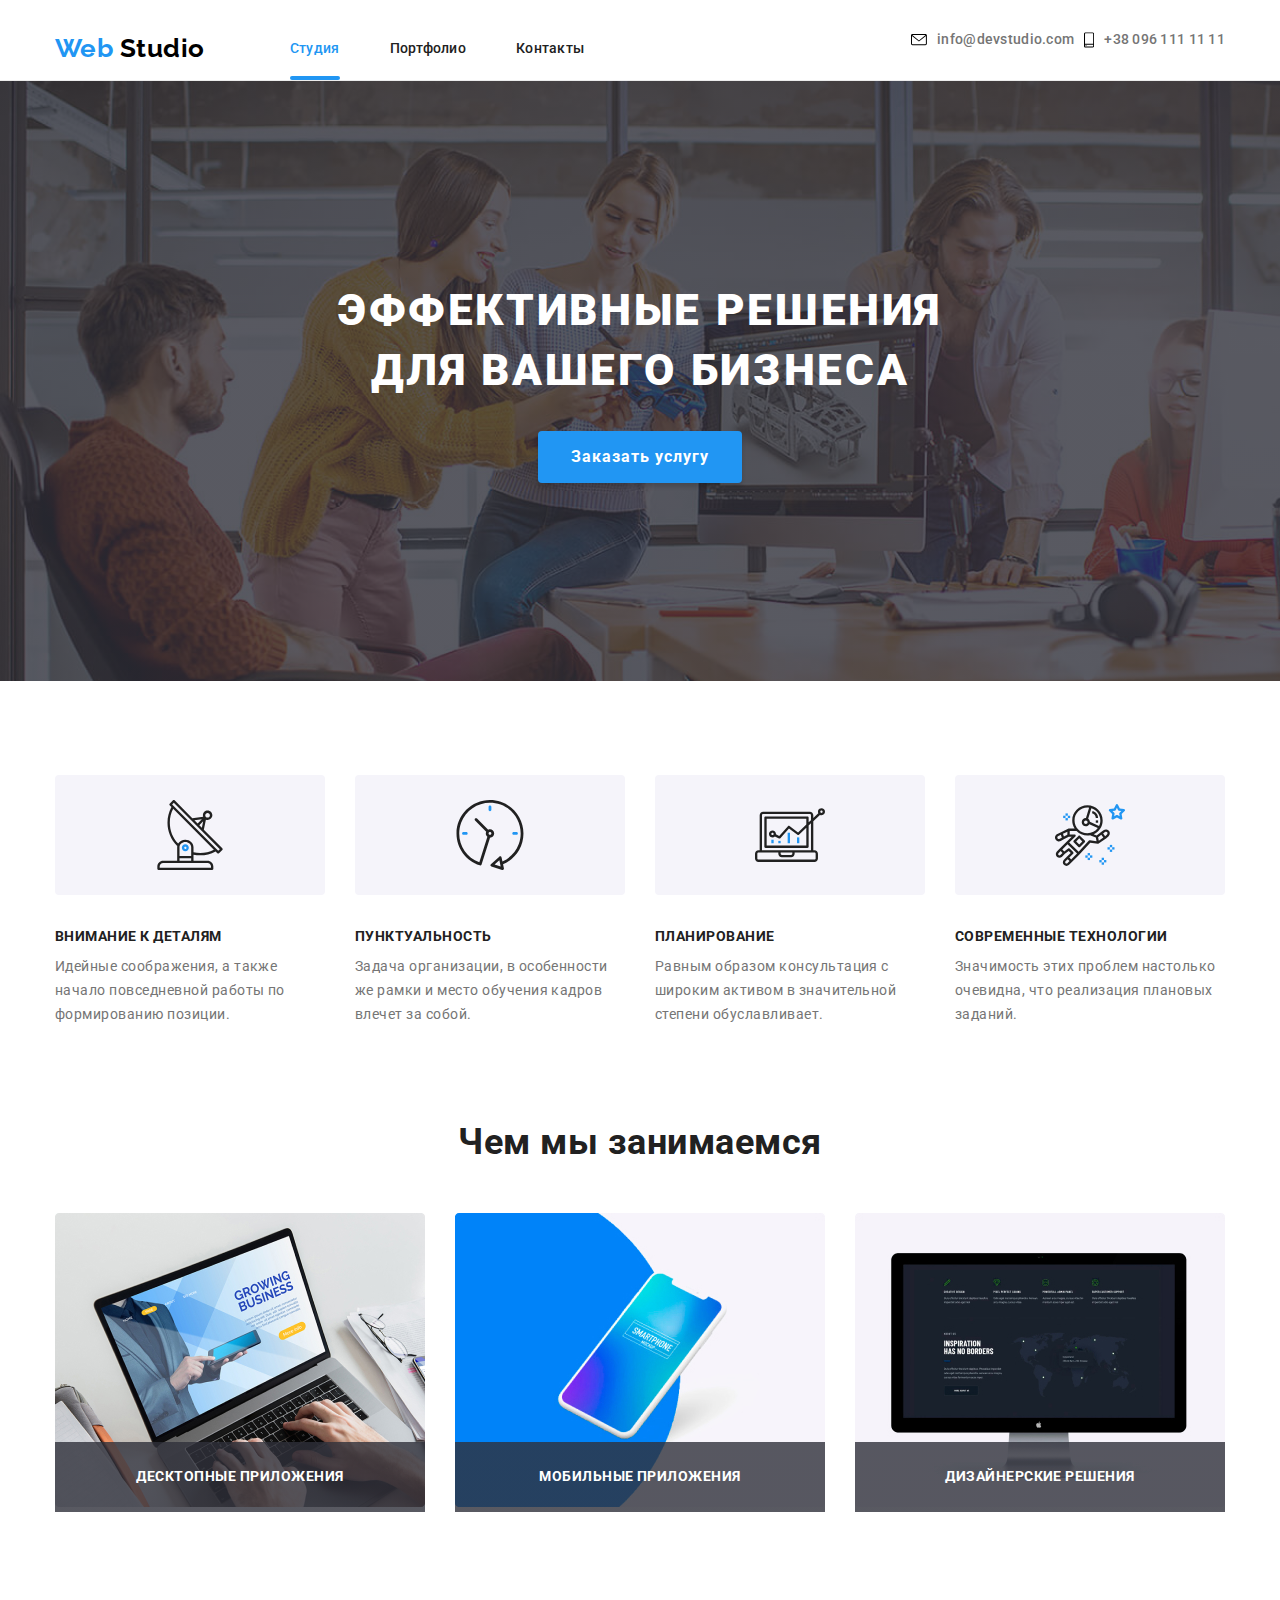
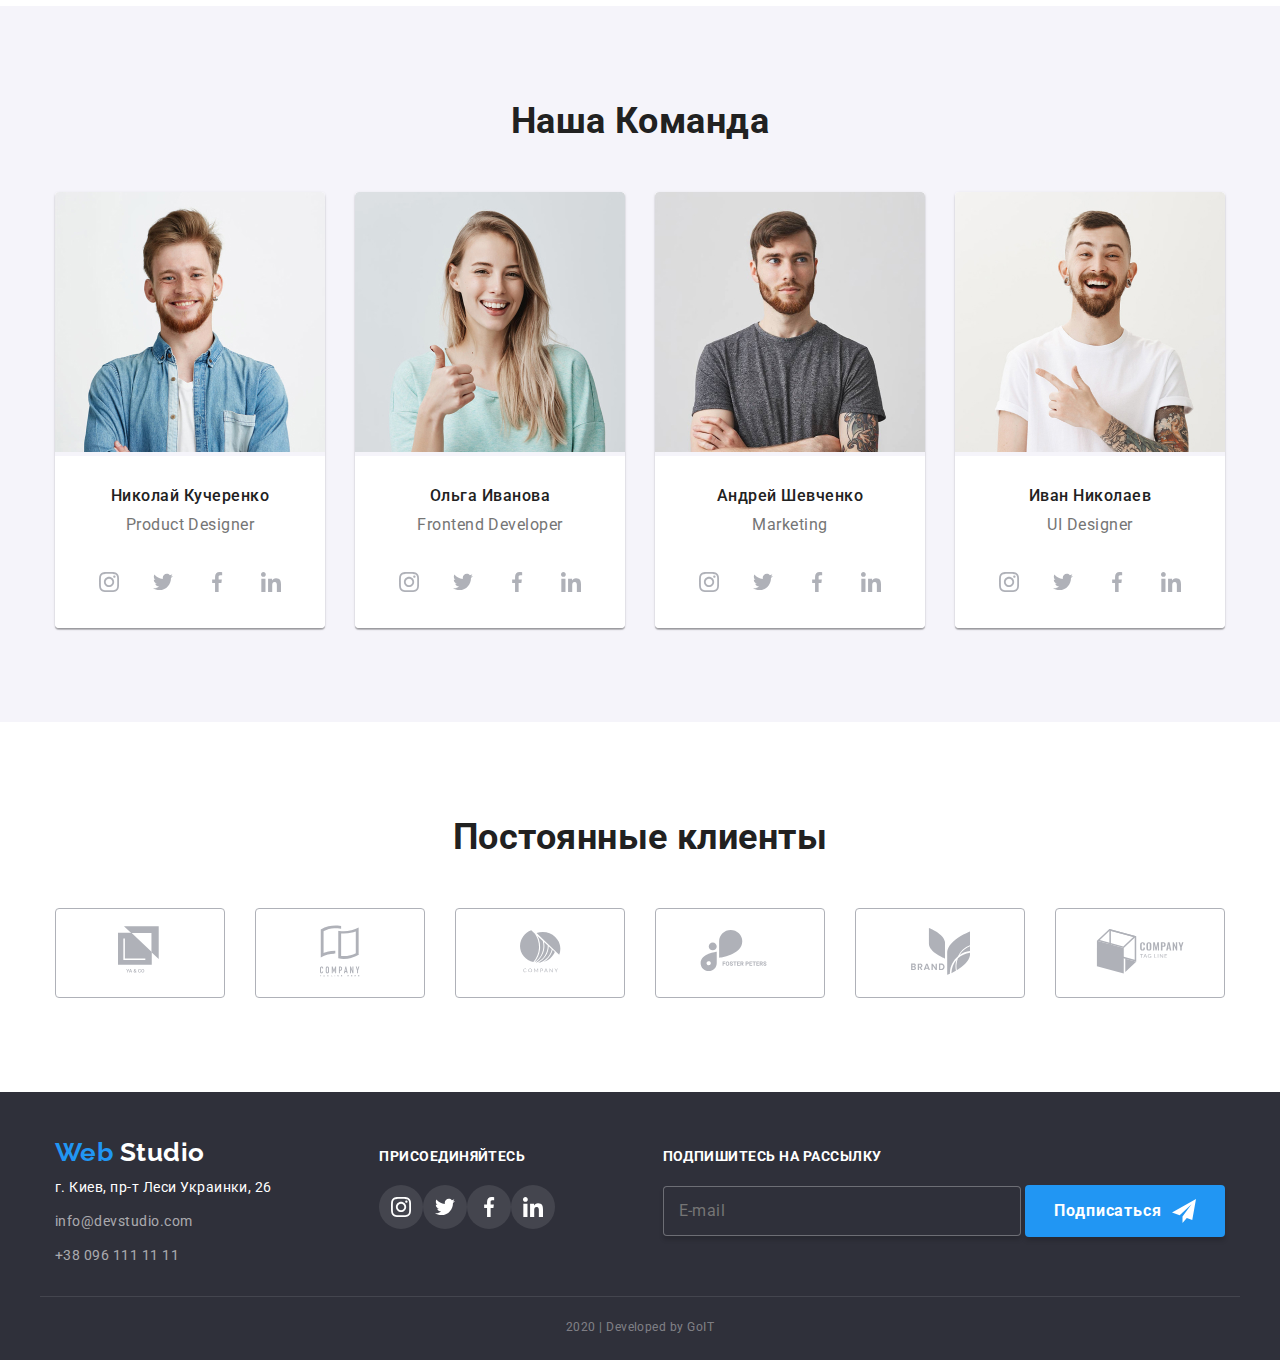
<file: index.html>
<!DOCTYPE html>
<html lang="ru">
  <head>
    <meta charset="UTF-8" />
    <meta name="viewport" content="width=device-width, initial-scale=1.0" />
    <title>Web Studio</title>
    <link
      href="https://fonts.googleapis.com/css2?family=Raleway:wght@700&family=Roboto:wght@400;500;700;900&display=swap"
      rel="stylesheet"
    />
    <link rel="stylesheet" href="./css/main.min.css" />
  </head>
  <body>
    <!-- Header -->
    <header class="page-header">
      <div class="container main-nav">
        <nav class="main-nav">
          <a href="./index.html" class="logo">
            <span class="logo-blue">Web</span> Studio
          </a>

          <!-- Navigation -->
          <ul class="site-nav list">
            <li class="item">
              <a href="./index.html" class="menu-link current">Студия</a>
            </li>
            <li class="item">
              <a href="./portfolio.html" class="menu-link">Портфолио</a>
            </li>
            <li class="item"><a href="/" class="menu-link">Контакты</a></li>
          </ul>
        </nav>
        <div class="contacts">
          <ul class="contact-list">
            <li class="contact-item">
              <a href="mailto:info@devstudio.com" class="contact-nav"
                ><svg class="icon-envelope" width="16" hight="11">
                  <use href="./images/sprite.svg#icon-envelope"></use>
                </svg>
                info@devstudio.com</a
              >
            </li>
            <li class="contact-item">
              <a href="tel:+380961111111" class="contact-nav"
                ><svg class="icon-smartphone" width="10" hight="15">
                  <use href="./images/sprite.svg#icon-smartphone"></use>
                </svg>
                +38 096 111 11 11</a
              >
            </li>
          </ul>
        </div>
      </div>
    </header>

    <!-- Hero -->
    <main>
      <section class="hero">
        <h1 class="hero-title">эффективные решения<br />для вашего бизнеса</h1>
        <button class="button-hero" data-modal-open>Заказать услугу</button>
        <div class="backdrop is-hidden" data-modal>
          <div class="modal">
            <form autocomplete="off" class="form js-form">
              <h3 class="recall">Оставьте свои данные, мы вам перезвоним</h3>
              <label class="form-field">
                <input
                  class="form-input"
                  autofocus
                  type="text"
                  placeholder=" "
                  name="customer-name"
                />
                <span class="form-label">Имя</span>
                <svg class="icon-input">
                  <use href="./images/sprite.svg#icon-name"></use>
                </svg>
              </label>

              <label class="form-field">
                <input
                  class="form-input"
                  type="tel"
                  autocomplete="on"
                  name="customer-phone"
                  placeholder=" "
                />
                <span class="form-label">Телефон</span>
                <svg class="icon-input">
                  <use href="./images/sprite.svg#icon-telnumber"></use>
                </svg>
              </label>

              <label class="form-field">
                <input
                  class="form-input"
                  type="text"
                  value=""
                  name="customer-mail"
                  placeholder=" "
                />
                <span class="form-label">Почта</span>
                <svg class="icon-input">
                  <use href="./images/sprite.svg#icon-e-mail"></use>
                </svg>
              </label>

              <div class="form-field">
                <textarea name="comment" id="comment" rows="5"> </textarea>
                <label class="form-label" for="comment">Комментарий</label>
              </div>

              <div class="form-field">
                <label class="checkbox-field">
                  <input
                    type="checkbox"
                    class="checkbox visually-hidden"
                    required
                    value="policy"
                    name="policy"
                  />
                  <span class="checkbox-label"
                    >Соглашаюсь с рассылкой и принимаю
                  </span>
                  <span class="policy"
                    ><a href="policy"> Условия договора</a></span
                  >
                </label>
              </div>
              <button class="send" type="submit">Отправить форму</button>
              <button class="close-button" data-modal-close>
                <svg class="icon-close">
                  <use href="./images/sprite.svg#icon-closed"></use>
                </svg>
              </button>
            </form>
          </div>
        </div>
      </section>

      <!-- Functions -->
      <section class="functions">
        <div class="container">
          <h2 class="ghost">Функции</h2>
          <ul class="functions-list">
            <li class="item">
              <svg class="functions-icon">
                <use href="./images/sprite.svg#icon-antenna"></use>
              </svg>
              <h3 class="functions-title">Внимание к деталям</h3>
              <p class="functions-text">
                Идейные соображения, а также начало повседневной работы по
                формированию позиции.
              </p>
            </li>
            <li class="item">
              <svg class="functions-icon">
                <use href="./images/sprite.svg#icon-clock"></use>
              </svg>
              <h3 class="functions-title">Пунктуальность</h3>
              <p class="functions-text">
                Задача организации, в особенности же рамки и место обучения
                кадров влечет за собой.
              </p>
            </li>
            <li class="item">
              <svg class="functions-icon">
                <use href="./images/sprite.svg#icon-diagram"></use>
              </svg>
              <h3 class="functions-title">Планирование</h3>
              <p class="functions-text">
                Равным образом консультация с широким активом в значительной
                степени обуславливает.
              </p>
            </li>
            <li class="item">
              <svg class="functions-icon">
                <use href="./images/sprite.svg#icon-astronaut"></use>
              </svg>
              <h3 class="functions-title">Современные технологии</h3>
              <p class="functions-text">
                Значимость этих проблем настолько очевидна, что реализация
                плановых заданий.
              </p>
            </li>
          </ul>
        </div>
      </section>

      <!-- What are we doing -->
      <section class="work">
        <div class="container">
          <h2 class="work-title">Чем мы занимаемся</h2>
          <ul class="work-list">
            <li class="work-item">
              <a class="item" href="/">
                <img
                  src="./images/notebook.jpg"
                  alt="Изображение ноутбука"
                  width="370"
              /></a>
              <h3 class="work-list-white">Десктопные приложения</h3>
            </li>
            <li class="work-item">
              <a class="item" href="/">
                <img
                  src="./images/smartphone.jpg"
                  alt="Изображение смартфона"
                  width="370"
              /></a>
              <h3 class="work-list-white">Мобильные приложения</h3>
            </li>
            <li class="work-item">
              <a class="item" href="/">
                <img
                  src="./images/desktop.jpg"
                  alt="Изображение рабочего стола"
                  width="370"
              /></a>
              <h3 class="work-list-white">Дизайнерские решения</h3>
            </li>
          </ul>
        </div>
      </section>

      <!-- Team -->
      <section class="team">
        <div class="container">
          <h2 class="team-title">Наша Команда</h2>
          <ul class="team-list">
            <li class="team-item">
              <div class="team-photo">
                <img
                  src="./images/nikolai.jpg"
                  alt="Дизайнер продукта"
                  width="270"
                />
              </div>
              <div class="team-item-info">
                <h3 class="team-list-item">Николай Кучеренко</h3>
                <p class="team-text">Product Designer</p>
                <ul class="social-list">
                  <li class="item">
                    <a
                      href="/"
                      class="social-link icon-instagram"
                      aria-label="Ссылка на Инстаграмм"
                      ><svg class="icon" width="20" height="20">
                        <use href="./images/sprite.svg#icon-instagram2"></use>
                      </svg>
                    </a>
                  </li>
                  <li class="item">
                    <a
                      href="/"
                      class="social-link icon-twitter"
                      aria-label="Ссылка на Твиттер"
                      ><svg class="icon" width="20" height="20">
                        <use href="./images/sprite.svg#icon-twitter1"></use>
                      </svg>
                    </a>
                  </li>
                  <li class="item">
                    <a
                      href="/"
                      class="social-link icon-facebook"
                      aria-label="Ссылка на Фейсбук"
                      ><svg class="icon" width="20" height="20">
                        <use href="./images/sprite.svg#icon-facebook1"></use>
                      </svg>
                    </a>
                  </li>
                  <li class="item">
                    <a
                      href="/"
                      class="social-link icon-linkedin"
                      aria-label="Ссылка на Линкедин"
                      ><svg class="icon" width="20" height="20">
                        <use href="./images/sprite.svg#icon-linkedin1"></use>
                      </svg>
                    </a>
                  </li>
                </ul>
              </div>
            </li>
            <li class="team-item">
              <div class="team-photo">
                <img
                  src="./images/olga.jpg"
                  alt="Фронтенд разработчик"
                  width="270"
                />
              </div>
              <div class="team-item-info">
                <h3 class="team-list-item">Ольга Иванова</h3>
                <p class="team-text">Frontend Developer</p>
                <ul class="social-list">
                  <li class="item">
                    <a
                      href="/"
                      class="social-link icon-instagram"
                      aria-label="Ссылка на Инстаграмм"
                      ><svg class="icon" width="20" height="20">
                        <use href="./images/sprite.svg#icon-instagram2"></use>
                      </svg>
                    </a>
                  </li>
                  <li class="item">
                    <a
                      href="/"
                      class="social-link icon-twitter"
                      aria-label="Ссылка на Твиттер"
                      ><svg class="icon" width="20" height="20">
                        <use href="./images/sprite.svg#icon-twitter1"></use>
                      </svg>
                    </a>
                  </li>
                  <li class="item">
                    <a
                      href="/"
                      class="social-link icon-facebook"
                      aria-label="Ссылка на Фейсбук"
                      ><svg class="icon" width="20" height="20">
                        <use href="./images/sprite.svg#icon-facebook1"></use>
                      </svg>
                    </a>
                  </li>
                  <li class="item">
                    <a
                      href="/"
                      class="social-link icon-linkedin"
                      aria-label="Ссылка на Линкедин"
                      ><svg class="icon" width="20" height="20">
                        <use href="./images/sprite.svg#icon-linkedin1"></use>
                      </svg>
                    </a>
                  </li>
                </ul>
              </div>
            </li>
            <li class="team-item">
              <div class="team-photo">
                <img src="./images/andrei.jpg" alt="Маркетолог" width="270" />
              </div>
              <div class="team-item-info">
                <h3 class="team-list-item">Андрей Шевченко</h3>
                <p class="team-text">Marketing</p>
                <ul class="social-list">
                  <li class="item">
                    <a
                      href="/"
                      class="social-link icon-instagram"
                      aria-label="Ссылка на Инстаграмм"
                      ><svg class="icon" width="20" height="20">
                        <use href="./images/sprite.svg#icon-instagram2"></use>
                      </svg>
                    </a>
                  </li>
                  <li class="item">
                    <a
                      href="/"
                      class="social-link icon-twitter"
                      aria-label="Ссылка на Твиттер"
                      ><svg class="icon" width="20" height="20">
                        <use href="./images/sprite.svg#icon-twitter1"></use>
                      </svg>
                    </a>
                  </li>
                  <li class="item">
                    <a
                      href="/"
                      class="social-link icon-facebook"
                      aria-label="Ссылка на Фейсбук"
                      ><svg class="icon" width="20" height="20">
                        <use href="./images/sprite.svg#icon-facebook1"></use>
                      </svg>
                    </a>
                  </li>
                  <li class="item">
                    <a
                      href="/"
                      class="social-link icon-linkedin"
                      aria-label="Ссылка на Линкедин"
                      ><svg class="icon" width="20" height="20">
                        <use href="./images/sprite.svg#icon-linkedin1"></use>
                      </svg>
                    </a>
                  </li>
                </ul>
              </div>
            </li>
            <li class="team-item">
              <div class="team-photo">
                <img
                  src="./images/ivan.jpg"
                  alt="Дизайнер интерфейса"
                  width="270"
                />
              </div>
              <div class="team-item-info">
                <h3 class="team-list-item">Иван Николаев</h3>
                <p class="team-text">UI Designer</p>
                <ul class="social-list">
                  <li class="item">
                    <a
                      href="/"
                      class="social-link icon-instagram"
                      aria-label="Ссылка на Инстаграмм"
                      ><svg class="icon" width="20" height="20">
                        <use href="./images/sprite.svg#icon-instagram2"></use>
                      </svg>
                    </a>
                  </li>
                  <li class="item">
                    <a
                      href="/"
                      class="social-link icon-twitter"
                      aria-label="Ссылка на Твиттер"
                      ><svg class="icon" width="20" height="20">
                        <use href="./images/sprite.svg#icon-twitter1"></use>
                      </svg>
                    </a>
                  </li>
                  <li class="item">
                    <a
                      href="/"
                      class="social-link icon-facebook"
                      aria-label="Ссылка на Фейсбук"
                      ><svg class="icon" width="20" height="20">
                        <use href="./images/sprite.svg#icon-facebook1"></use>
                      </svg>
                    </a>
                  </li>
                  <li class="item">
                    <a
                      href="/"
                      class="social-link icon-linkedin"
                      aria-label="Ссылка на Линкедин"
                      ><svg class="icon" width="20" height="20">
                        <use href="./images/sprite.svg#icon-linkedin1"></use>
                      </svg>
                    </a>
                  </li>
                </ul>
              </div>
            </li>
          </ul>
        </div>
      </section>

      <!-- Customers -->
      <section class="clients">
        <div class="container">
          <h2 class="clients-title">Постоянные клиенты</h2>
          <ul class="clients-list">
            <li class="clients-item">
              <a class="item" href="/">
                <svg class="icon-client" width="45" height="50">
                  <use href="./images/sprite.svg#icon-Client1"></use>
                </svg>
              </a>
            </li>
            <li class="clients-item">
              <a class="item" href="/">
                <svg class="icon-client" width="40" height="52">
                  <use href="./images/sprite.svg#icon-Client2"></use>
                </svg>
              </a>
            </li>
            <li class="clients-item">
              <a class="item" href="/">
                <svg class="icon-client" width="41" height="43">
                  <use href="./images/sprite.svg#icon-Client3"></use>
                </svg>
              </a>
            </li>
            <li class="clients-item">
              <a class="item" href="/">
                <svg class="icon-client" width="80" height="42">
                  <use href="./images/sprite.svg#icon-Client4"></use>
                </svg>
              </a>
            </li>
            <li class="clients-item">
              <a class="item" href="/">
                <svg class="icon-client" width="59" height="47">
                  <use href="./images/sprite.svg#icon-Client5"></use>
                </svg>
              </a>
            </li>
            <li class="clients-item">
              <a class="item" href="/">
                <svg class="icon-client" width="89" height="45">
                  <use href="./images/sprite.svg#icon-Client6"></use>
                </svg>
              </a>
            </li>
          </ul>
        </div>
      </section>
    </main>

    <!-- Footer -->
    <footer>
      <div class="container">
        <div class="footer-page">
          <div class="footer-main">
            <p class="logo-footer">
              <span class="logo-blue">Web</span>
              <span class="logo-white">Studio</span>
            </p>
            <address>
              <span class="adress-title">г. Киев, пр-т Леси Украинки, 26</span>
              <a href="mailto:info@devstudio.com" class="contact"
                >info@devstudio.com</a
              >
              <a href="tel:+380961111111" class="contact">+38 096 111 11 11</a>
            </address>
          </div>
          <div class="join">
            <b class="join-title">Присоединяйтесь</b>
            <ul class="join-list">
              <li class="item">
                <a
                  href="/"
                  class="join-link icon-instagram"
                  aria-label="Ссылка на Инстаграмм"
                  ><svg class="icon-footer" width="20" height="20">
                    <use href="./images/sprite.svg#icon-instagram2"></use>
                  </svg>
                </a>
              </li>
              <li class="item">
                <a
                  href="/"
                  class="join-link icon-twitter"
                  aria-label="Ссылка на Твиттер"
                  ><svg class="icon-footer" width="20" height="20">
                    <use href="./images/sprite.svg#icon-twitter1"></use>
                  </svg>
                </a>
              </li>
              <li class="item">
                <a
                  href="/"
                  class="join-link icon-facebook"
                  aria-label="Ссылка на Фейсбук"
                  ><svg class="icon-footer" width="20" height="20">
                    <use href="./images/sprite.svg#icon-facebook1"></use>
                  </svg>
                </a>
              </li>
              <li class="item">
                <a
                  href="/"
                  class="join-link ico-linkedin"
                  aria-label="Ссылка на Линкедин"
                >
                  <svg class="icon-footer" width="20" height="20">
                    <use href="./images/sprite.svg#icon-linkedin1"></use>
                  </svg>
                </a>
              </li>
            </ul>
          </div>
          <div class="subscribe">
            <b class="subscribe-title">Подпишитесь на рассылку</b>
            <input
              class="footer-input"
              type="text"
              value=""
              name="customer-mail"
              placeholder="E-mail"
              id="customer-mail"
            />
            <button class="button-footer" type="submit">Подписаться</button>
          </div>
        </div>
      </div>
      <p class="copyright container">2020 | Developed by GoIT</p>
    </footer>
    <!-- </div> -->

    <script src="./js/modal.js"></script>
  </body>
</html>
</file>
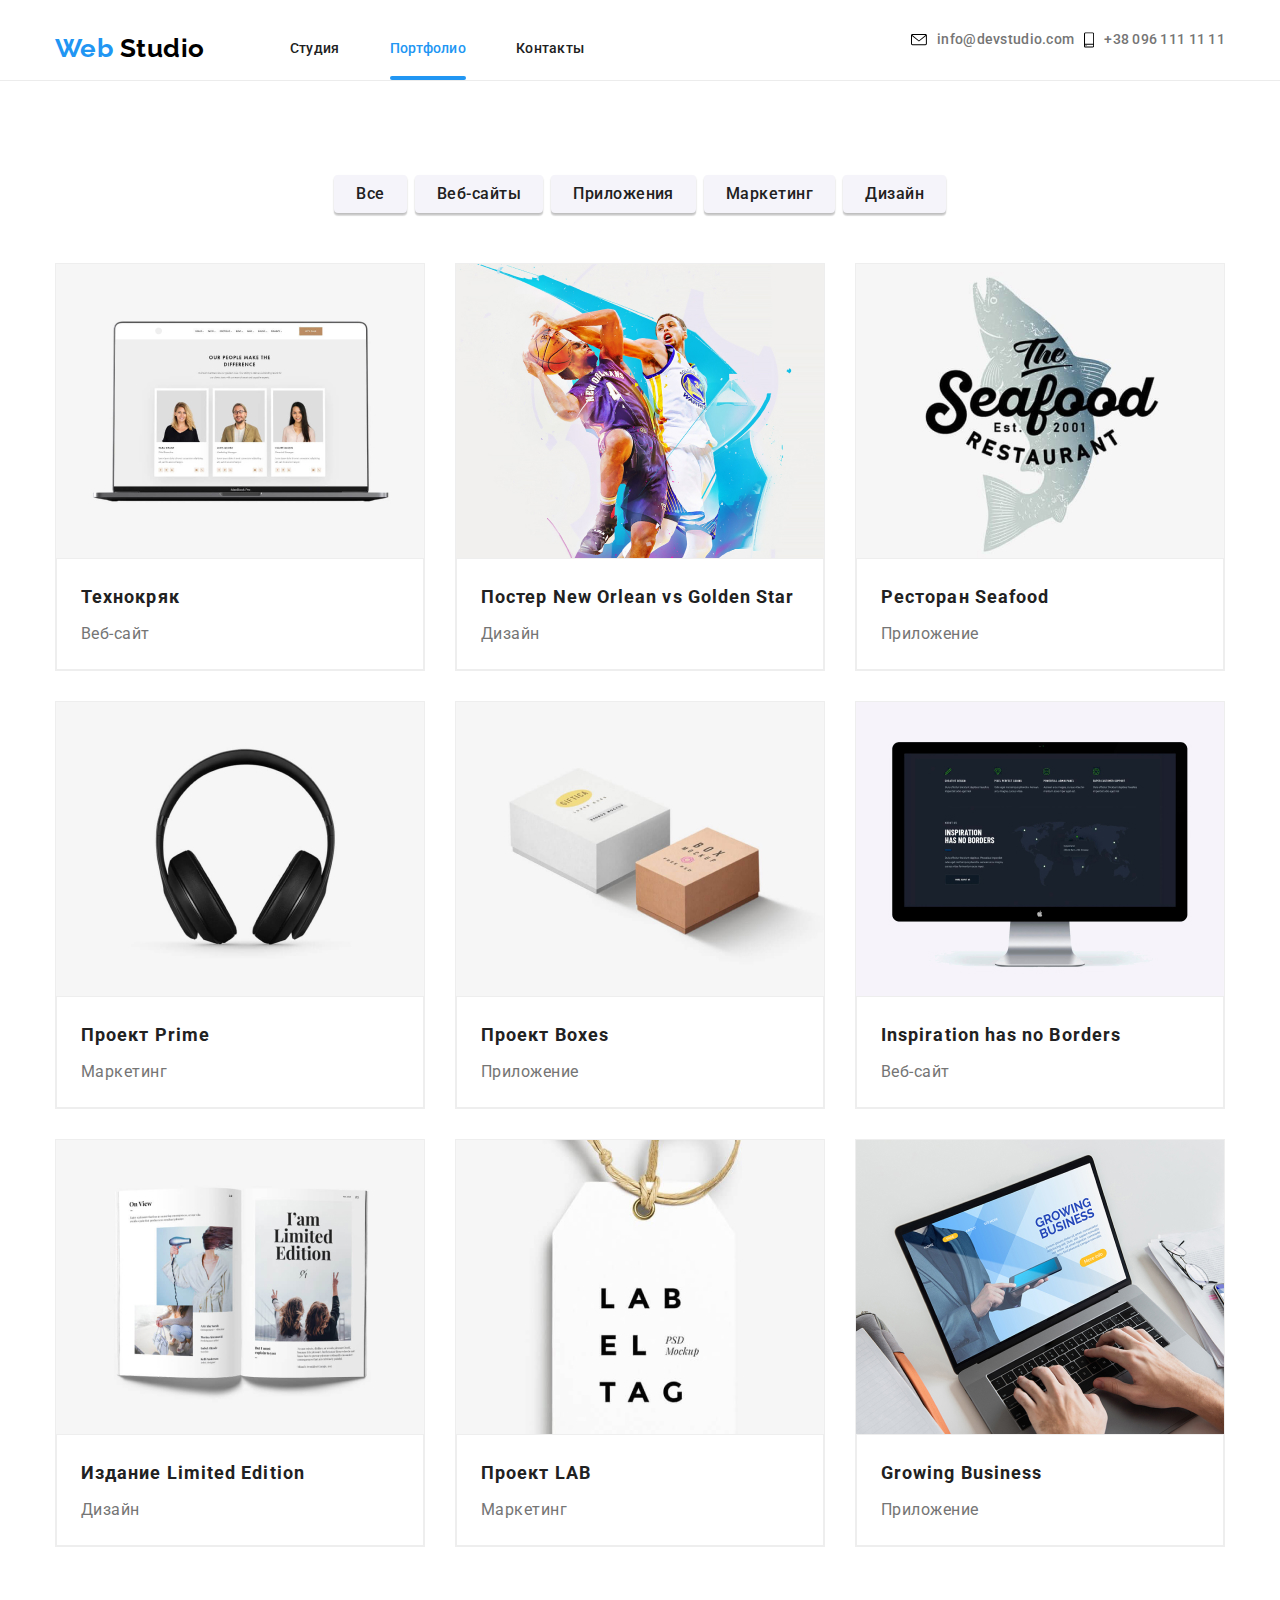
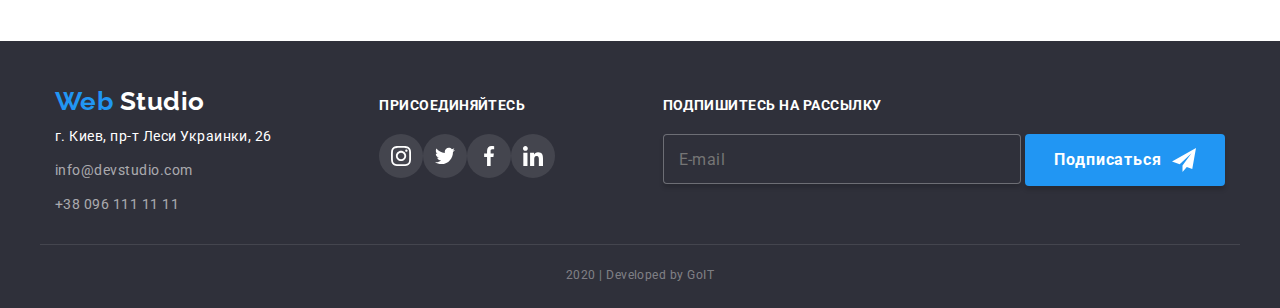
<file: portfolio.html>
<!DOCTYPE html>
<html lang="ru">
  <head>
    <meta charset="UTF-8" />
    <meta name="viewport" content="width=device-width, initial-scale=1.0" />
    <title>Web Studio</title>
    <link
      href="https://fonts.googleapis.com/css2?family=Raleway:wght@700&family=Roboto:wght@400;500;700;900&display=swap"
      rel="stylesheet"
    />
    <link rel="stylesheet" href="./css/portfolio.min.css" />
  </head>

  <body>
    <!-- <div class="container"> -->

    <!-- Header -->
    <header class="page-header">
      <div class="container main-nav">
        <nav class="main-nav">
          <a href="./index.html" class="logo">
            <span class="logo-blue">Web</span> Studio
          </a>

          <!-- Navigation -->
          <ul class="site-nav list">
            <li class="item">
              <a href="./index.html" class="menu-link">Студия</a>
            </li>
            <li class="item">
              <a href="./portfolio.html" class="menu-link current">Портфолио</a>
            </li>
            <li class="item"><a href="/" class="menu-link">Контакты</a></li>
          </ul>
        </nav>
        <div class="contacts">
          <ul class="contact-list">
            <li class="contact-item">
              <a href="mailto:info@devstudio.com" class="contact-nav"
                ><svg class="icon-envelope" width="16" hight="11">
                  <use href="./images/sprite.svg#icon-envelope"></use>
                </svg>
                info@devstudio.com</a
              >
            </li>
            <li class="contact-item">
              <a href="tel:+380961111111" class="contact-nav"
                ><svg class="icon-smartphone" width="10" hight="15">
                  <use href="./images/sprite.svg#icon-smartphone"></use>
                </svg>
                +38 096 111 11 11</a
              >
            </li>
          </ul>
        </div>
      </div>
    </header>

    <!-- Projects -->
    <main>
      <section class="projects">
        <div class="container">
          <h1 class="ghost">Наши проекты</h1>
          <ul class="filter">
            <li class="filter-item">
              <button type="button" class="press">Все</button>
            </li>
            <li class="filter-item">
              <button type="button" class="press">Веб-сайты</button>
            </li>
            <li class="filter-item">
              <button type="button" class="press">Приложения</button>
            </li>
            <li class="filter-item">
              <button type="button" class="press">Маркетинг</button>
            </li>
            <li class="filter-item">
              <button type="button" class="press">Дизайн</button>
            </li>
          </ul>
          <ul class="projects-list">
            <li class="projects-item">
              <a class="projects-link" href="">
                <div class="projects-image-container">
                  <img
                    src="./images/website.jpg"
                    alt="Изображение баскетболистов"
                    width="370"
                  />
                  <div class="projects-slogan">
                    <p>
                      Технокряк это современная площадка распространения
                      коронавируса. Компании используют эту платформу для
                      цифрового шпионажа и атак на защищённые сервера
                      конкурентов.
                    </p>
                  </div>
                </div>
                <div class="projects-info">
                  <h2 class="projects-title">
                    Технокряк
                  </h2>
                  <p class="projects-text">Веб-сайт</p>
                </div>
              </a>
            </li>
            <li class="projects-item">
              <a class="projects-link" href="">
                <div class="projects-image-container">
                  <img
                    src="./images/basketball.jpg"
                    alt="Изображение баскетболистов"
                    width="370"
                  />

                  <div class="projects-slogan">
                    <p>
                      Технокряк это современная площадка распространения
                      коронавируса. Компании используют эту платформу для
                      цифрового шпионажа и атак на защищённые сервера
                      конкурентов.
                    </p>
                  </div>
                </div>
                <div class="projects-info">
                  <h2 class="projects-title">
                    Постер New Orlean vs Golden Star
                  </h2>
                  <p class="projects-text">Дизайн</p>
                </div>
              </a>
            </li>

            <li class="projects-item">
              <a class="projects-link" href="">
                <div class="projects-image-container">
                  <img
                    src="./images/seafood.jpg"
                    alt="Логотип ресторана"
                    width="370"
                  />

                  <div class="projects-slogan">
                    <p>
                      Технокряк это современная площадка распространения
                      коронавируса. Компании используют эту платформу для
                      цифрового шпионажа и атак на защищённые сервера
                      конкурентов.
                    </p>
                  </div>
                </div>
                <div class="projects-info">
                  <h2 class="projects-title">Ресторан Seafood</h2>
                  <p class="projects-text">Приложение</p>
                </div>
              </a>
            </li>

            <li class="projects-item">
              <a class="projects-link" href="">
                <div class="projects-image-container">
                  <img
                    src="./images/prime.jpg"
                    alt="Изображение наушников"
                    width="370"
                  />

                  <div class="projects-slogan">
                    <p>
                      Технокряк это современная площадка распространения
                      коронавируса. Компании используют эту платформу для
                      цифрового шпионажа и атак на защищённые сервера
                      конкурентов.
                    </p>
                  </div>
                </div>
                <div class="projects-info">
                  <h2 class="projects-title">Проект Prime</h2>
                  <p class="projects-text">Маркетинг</p>
                </div>
              </a>
            </li>

            <li class="projects-item">
              <a class="projects-link" href="">
                <div class="projects-image-container">
                  <img
                    src="./images/boxes.jpg"
                    alt="Изображение двух коробок"
                    width="370"
                  />

                  <div class="projects-slogan">
                    <p>
                      Технокряк это современная площадка распространения
                      коронавируса. Компании используют эту платформу для
                      цифрового шпионажа и атак на защищённые сервера
                      конкурентов.
                    </p>
                  </div>
                </div>
                <div class="projects-info">
                  <h2 class="projects-title">Проект Boxes</h2>
                  <p class="projects-text">Приложение</p>
                </div>
              </a>
            </li>

            <li class="projects-item">
              <a class="projects-link" href="">
                <div class="projects-image-container">
                  <img
                    src="./images/website2.jpg"
                    alt="Изображение старницы веб-сайта"
                    width="370"
                  />

                  <div class="projects-slogan">
                    <p>
                      Технокряк это современная площадка распространения
                      коронавируса. Компании используют эту платформу для
                      цифрового шпионажа и атак на защищённые сервера
                      конкурентов.
                    </p>
                  </div>
                </div>
                <div class="projects-info">
                  <h2 class="projects-title">Inspiration has no Borders</h2>
                  <p class="projects-text">Веб-сайт</p>
                </div>
              </a>
            </li>

            <li class="projects-item">
              <a class="projects-link" href="">
                <div class="projects-image-container">
                  <img
                    src="./images/book.jpg"
                    alt="Изображение развернутой книги"
                    width="370"
                  />

                  <div class="projects-slogan">
                    <p>
                      Технокряк это современная площадка распространения
                      коронавируса. Компании используют эту платформу для
                      цифрового шпионажа и атак на защищённые сервера
                      конкурентов.
                    </p>
                  </div>
                </div>
                <div class="projects-info">
                  <h2 class="projects-title">Издание Limited Edition</h2>
                  <p class="projects-text">Дизайн</p>
                </div>
              </a>
            </li>

            <li class="projects-item">
              <a class="projects-link" href="">
                <div class="projects-image-container">
                  <img
                    src="./images/lab.jpg"
                    alt="Изображение макета логотипа"
                    width="370"
                  />

                  <div class="projects-slogan">
                    <p>
                      Технокряк это современная площадка распространения
                      коронавируса. Компании используют эту платформу для
                      цифрового шпионажа и атак на защищённые сервера
                      конкурентов.
                    </p>
                  </div>
                </div>
                <div class="projects-info">
                  <h2 class="projects-title">Проект LAB</h2>
                  <p class="projects-text">Маркетинг</p>
                </div>
              </a>
            </li>

            <li class="projects-item">
              <a class="projects-link" href="">
                <div class="projects-image-container">
                  <img
                    src="./images/business.jpg"
                    alt="Изображение страницы веб-сайта"
                    width="370"
                  />

                  <div class="projects-slogan">
                    <p>
                      Технокряк это современная площадка распространения
                      коронавируса. Компании используют эту платформу для
                      цифрового шпионажа и атак на защищённые сервера
                      конкурентов.
                    </p>
                  </div>
                </div>
                <div class="projects-info">
                  <h2 class="projects-title">Growing Business</h2>
                  <p class="projects-text">Приложение</p>
                </div>
              </a>
            </li>
          </ul>
        </div>
      </section>
    </main>

    <!-- Footer -->
    <footer>
      <div class="container">
        <div class="footer-page">
          <div class="footer-main">
            <p class="logo-footer">
              <span class="logo-blue">Web</span>
              <span class="logo-white">Studio</span>
            </p>
            <address>
              <span class="adress-title">г. Киев, пр-т Леси Украинки, 26</span>
              <a href="mailto:info@devstudio.com" class="contact"
                >info@devstudio.com</a
              >
              <a href="tel:+380961111111" class="contact">+38 096 111 11 11</a>
            </address>
          </div>
          <div class="join">
            <b class="join-title">Присоединяйтесь</b>
            <ul class="join-list">
              <li class="item">
                <a
                  href="/"
                  class="join-link icon-instagram"
                  aria-label="Ссылка на Инстаграмм"
                >
                  <svg class="icon-footer" width="20" height="20">
                    <use href="./images/sprite.svg#icon-instagram2"></use>
                  </svg>
                </a>
              </li>
              <li class="item">
                <a
                  href="/"
                  class="join-link icon-twitter"
                  aria-label="Ссылка на Твиттер"
                  ><svg class="icon-footer" width="20" height="20">
                    <use href="./images/sprite.svg#icon-twitter1"></use>
                  </svg>
                </a>
              </li>
              <li class="item">
                <a
                  href="/"
                  class="join-link icon-facebook"
                  aria-label="Ссылка на Фейсбук"
                  ><svg class="icon-footer" width="20" height="20">
                    <use href="./images/sprite.svg#icon-facebook1"></use>
                  </svg>
                </a>
              </li>
              <li class="item">
                <a
                  href="/"
                  class="join-link ico-linkedin"
                  aria-label="Ссылка на Линкедин"
                  ><svg class="icon-footer" width="20" height="20">
                    <use href="./images/sprite.svg#icon-linkedin1"></use>
                  </svg>
                </a>
              </li>
            </ul>
          </div>
          <div class="subscribe">
            <b class="subscribe-title">Подпишитесь на рассылку</b>
            <input
              class="footer-input"
              type="text"
              value=""
              name="customer-mail"
              placeholder="E-mail"
              id="customer-mail"
            />
            <button class="button-footer" type="submit">Подписаться</button>
          </div>
        </div>
      </div>
      <p class="copyright container">2020 | Developed by GoIT</p>
    </footer>
  </body>
</html>
</file>
<file: css/main.min.css>
*,*::before,*::after{-webkit-box-sizing:border-box;box-sizing:border-box}:root{-moz-tab-size:4;-o-tab-size:4;tab-size:4}html{line-height:1.15;-webkit-text-size-adjust:100%}body{margin:0}body{font-family:system-ui,-apple-system,"Segoe UI",Roboto,Helvetica,Arial,sans-serif,"Apple Color Emoji","Segoe UI Emoji"}hr{height:0}abbr[title]{-webkit-text-decoration:underline dotted;text-decoration:underline dotted}b,strong{font-weight:bolder}code,kbd,samp,pre{font-family:SFMono-Regular, Consolas, 'Liberation Mono', Menlo, monospace;font-size:1em}small{font-size:80%}sub,sup{font-size:75%;line-height:0;position:relative;vertical-align:baseline}sub{bottom:-0.25em}sup{top:-0.5em}button,input,optgroup,select,textarea{font-family:inherit;font-size:100%;line-height:1.15;margin:0}button,select{text-transform:none}button,[type='button'],[type='reset'],[type='submit']{-webkit-appearance:button}button::-moz-focus-inner,[type='button']::-moz-focus-inner,[type='reset']::-moz-focus-inner,[type='submit']::-moz-focus-inner{border-style:none;padding:0}button:-moz-focusring,[type='button']:-moz-focusring,[type='reset']:-moz-focusring,[type='submit']:-moz-focusring{outline:1px dotted ButtonText}fieldset{padding:0.35em 0.75em 0.625em}legend{padding:0}progress{vertical-align:baseline}[type='number']::-webkit-inner-spin-button,[type='number']::-webkit-outer-spin-button{height:auto}[type='search']{-webkit-appearance:textfield;outline-offset:-2px}[type='search']::-webkit-search-decoration{-webkit-appearance:none}::-webkit-file-upload-button{-webkit-appearance:button;font:inherit}summary{display:list-item}.logo{padding-top:33px;padding-bottom:16px;color:#000000;font-family:Raleway, sans-serif;font-weight:700;font-size:26px;line-height:1.19}.logo-blue{color:#2196f3}.logo-white{color:#fff}.page-header{border-bottom:1px solid #ececec}.main-nav{display:-webkit-box;display:-ms-flexbox;display:flex;-webkit-box-align:center;-ms-flex-align:center;align-items:center}.site-nav{display:-webkit-box;display:-ms-flexbox;display:flex;margin-left:85px}.site-nav .item:not(:last-child){margin-right:50px}.site-nav .menu-link.current{color:#2196f3}.site-nav .menu-link.current::after{content:' ';display:block;position:absolute;width:100%;height:4px;left:0px;bottom:0px;background-color:#2196f3;border-radius:2px}.menu-link{display:block;position:relative;padding-top:41px;padding-bottom:23px;color:#212121;font-weight:500;font-size:14px;line-height:1.14;letter-spacing:0.02em;-webkit-transition-property:color;transition-property:color;-webkit-transition-duration:250ms;transition-duration:250ms;-webkit-transition-timing-function:cubic-bezier 0.4,0,0.2,1;transition-timing-function:cubic-bezier 0.4,0,0.2,1}.menu-link:hover,.menu-link:focus{color:#2196f3}.contacts{display:-webkit-box;display:-ms-flexbox;display:flex;margin-left:auto}.contact-list{display:-webkit-box;display:-ms-flexbox;display:flex;-webkit-box-align:center;-ms-flex-align:center;align-items:center}.contact-nav{display:-webkit-box;display:-ms-flexbox;display:flex;-webkit-box-align:center;-ms-flex-align:center;align-items:center;color:#757575;font-weight:500;font-size:14px;line-height:1.14;letter-spacing:0.02em;-webkit-transition-property:color;transition-property:color;-webkit-transition-duration:250ms;transition-duration:250ms;-webkit-transition-timing-function:cubic-bezier 0.4,0,0.2,1;transition-timing-function:cubic-bezier 0.4,0,0.2,1}.contact-nav:hover,.contact-nav:focus{color:#2196f3}.icon-smartphone{margin-left:10px;margin-right:10px;max-height:80px;-webkit-transition-property:fill;transition-property:fill;-webkit-transition-duration:250ms;transition-duration:250ms;-webkit-transition-timing-function:cubic-bezier 0.4,0,0.2,1;transition-timing-function:cubic-bezier 0.4,0,0.2,1}.icon-smartphone:hover,.icon-smartphone:focus{fill:#2196f3}.icon-envelope{margin-right:10px;max-height:80px;-webkit-transition-property:fill;transition-property:fill;-webkit-transition-duration:250ms;transition-duration:250ms;-webkit-transition-timing-function:cubic-bezier 0.4,0,0.2,1;transition-timing-function:cubic-bezier 0.4,0,0.2,1}.icon-envelope:hover,.icon-envelope:focus{fill:#2196f3}ul{list-style:none;padding:0;margin:0}h1,h2,h3,h4,p{margin-top:0;margin-bottom:0}body{margin:0px;background-color:#fff;color:#212121;font-family:Roboto, sans-serif;letter-spacing:0.03em}a{text-decoration:none}.ghost{display:none}.container{margin-left:auto;margin-right:auto;width:1200px;padding-left:15px;padding-right:15px}.hero{max-width:1600px;height:600px;margin-left:auto;margin-right:auto;background-image:-webkit-gradient(linear, left top, left bottom, from(rgba(47,48,58,0.8)), to(rgba(47,48,58,0.8))),url(../images/hero.jpg);background-image:linear-gradient(rgba(47,48,58,0.8), rgba(47,48,58,0.8)),url(../images/hero.jpg);background-color:#757575;text-align:center}.hero-title{padding-top:200px;margin-bottom:30px;color:#fff;font-weight:900;font-size:44px;line-height:1.36;letter-spacing:0.06em;text-transform:uppercase}.button-hero{display:inline-block;border:1px solid transparent;min-width:200px;margin-bottom:200px;padding:10px 32px;background-color:#2196f3;color:#fff;font-weight:700;font-size:16px;line-height:1.87;letter-spacing:0.06em;-webkit-box-shadow:0px 4px 4px rgba(0,0,0,0.15);box-shadow:0px 4px 4px rgba(0,0,0,0.15);border-radius:4px}.backdrop{position:absolute;width:528px;height:581px;left:410px;top:221px;background:#ffffff;-webkit-box-shadow:0px 2px 1px rgba(0,0,0,0.2),0px 1px 1px rgba(0,0,0,0.14),0px 1px 3px rgba(0,0,0,0.12);box-shadow:0px 2px 1px rgba(0,0,0,0.2),0px 1px 1px rgba(0,0,0,0.14),0px 1px 3px rgba(0,0,0,0.12);border-radius:4px;opacity:1;visibility:visible;-webkit-transition:opacity 250ms cubic-bezier 0.4,0,0.2,1,visibility 250ms cubic-bezier 0.4,0,0.2,1;transition:opacity 250ms cubic-bezier 0.4,0,0.2,1,visibility 250ms cubic-bezier 0.4,0,0.2,1}.backdrop.is-hidden{visibility:hidden;opacity:0;pointer-events:none}.form{margin:35px}.form-field{position:relative}.form-label{position:absolute;top:20;left:0;-webkit-transform:translateY(0) translateX(42px);transform:translateY(0) translateX(42px);margin-top:12px;font-family:Roboto;font-weight:normal;font-size:14px;line-height:16px;letter-spacing:0.01em;color:#757575;-webkit-transition:cubic-bezier 0.4,0,0.2,1;transition:cubic-bezier 0.4,0,0.2,1}.recall{margin-bottom:30px}.form-input{margin-bottom:30px;padding:12px 42px;width:448px;height:40px;border:1px solid rgba(33,33,33,0.2);border-radius:4px;-webkit-transition:cubic-bezier 0.4,0,0.2,1;transition:cubic-bezier 0.4,0,0.2,1}.form-input:focus{outline:none;border-color:#2196f3}.form-input:focus+.form-label,.form-input:not(:placeholder-shown)+.form-label{color:#2196f3;-webkit-transform:translateY(-30px) translateX(20px);transform:translateY(-30px) translateX(20px)}.form-input:focus ~ .icon-input{fill:#2196f3}.icon-input{position:absolute;top:20;left:19px;-webkit-transform:translateY(100%);transform:translateY(100%);display:inline-block;width:13px;height:13px;-webkit-transition:cubic-bezier 0.4,0,0.2,1;transition:cubic-bezier 0.4,0,0.2,1}.form-field textarea{width:448px;height:120px;padding:12px 16px;border:1px solid rgba(33,33,33,0.2);border-radius:4px;-webkit-transition:cubic-bezier 0.4,0,0.2,1;transition:cubic-bezier 0.4,0,0.2,1}.form-field textarea:focus{outline:none;border-color:#2196f3}.form-field textarea+.form-label{-webkit-transform:translateY(0) translateX(20px);transform:translateY(0) translateX(20px)}.form-field textarea:focus+.form-label{color:#2196f3;-webkit-transform:translateY(-30px) translateX(20px);transform:translateY(-30px) translateX(20px)}.send{width:200px;height:50px;margin-top:25px;background:#2196f3;-webkit-box-shadow:0px 4px 4px rgba(0,0,0,0.15);box-shadow:0px 4px 4px rgba(0,0,0,0.15);border-radius:4px;border:transparent;font-family:Roboto;font-weight:bold;font-size:16px;line-height:30px;letter-spacing:0.06em;color:#ffffff}.checkbox-field{margin-top:25px;font-family:Roboto;font-weight:normal;font-size:14px;line-height:24px;letter-spacing:0.03em;color:#757575}.policy{color:#2196f3;font-size:14px;line-height:24px;letter-spacing:0.03em;text-decoration:underline;margin-left:8px}.checkbox{-webkit-appearance:none;-moz-appearance:none;appearance:none;position:absolute}.checkbox ~ .checkbox-label::before{content:' ';display:block;width:16px;height:16px;border:2px solid black;border-radius:3px;margin-right:8px;-ms-flex-negative:0;flex-shrink:0;-webkit-transition:cubic-bezier 0.4,0,0.2,1;transition:cubic-bezier 0.4,0,0.2,1}.checkbox:checked ~ .checkbox-label::before{background-color:#2196f3;border-color:transparent;background-image:url("../images/checkbox.svg");background-size:12px;background-repeat:no-repeat;background-position:center}.checkbox-field,.checkbox-label{display:-webkit-inline-box;display:-ms-inline-flexbox;display:inline-flex;-webkit-box-align:center;-ms-flex-align:center;align-items:center}.close-button{position:absolute;right:8px;top:8px;min-width:30px;min-height:30px;padding:0px 0px;border-radius:50%;outline:none;background-color:white;border:1px solid rgba(0,0,0,0.1);-webkit-transition:cubic-bezier 0.4,0,0.2,1;transition:cubic-bezier 0.4,0,0.2,1;cursor:pointer}.close-button:hover{-webkit-transform:scale(1.1);transform:scale(1.1)}.icon-close{width:11px;height:11px}.icon-close:hover{fill:#2196f3}.functions{padding-top:94px}.functions-icon{width:270px;height:120px;padding:25px 100px;border-radius:4px;margin-bottom:30px;background:#f5f4fa}.functions-title{margin-bottom:10px;color:#212121;font-weight:700;font-size:14px;line-height:1.14;text-transform:uppercase}.functions-text{color:#757575;font-size:14px;line-height:1.71}.functions-list{display:-webkit-box;display:-ms-flexbox;display:flex}.functions-list .item:not(:last-child){margin-right:30px}.projects{padding-top:94px;padding-bottom:94px}.projects-list img{display:block}.projects-title{margin-bottom:4px;color:#212121;font-weight:700;font-size:18px;line-height:2;letter-spacing:0.06em}.projects-text{color:#757575;font-size:16px;line-height:1.87}.projects-slogan{position:absolute;overflow:hidden;content:' ';top:0;right:0;color:#fff;font-size:18px;line-height:1.56;padding:63px 24px;text-align:left;-webkit-transform:translateY(100%);transform:translateY(100%);opacity:0}.projects-list{display:-webkit-box;display:-ms-flexbox;display:flex;-ms-flex-wrap:wrap;flex-wrap:wrap}.projects-info{border:1px solid #eeeeee;text-align:left;padding:20px 24px}.projects-item{width:calc((100% - 60px) / 3);margin-bottom:30px;margin-right:30px;border:1px solid #eeeeee;-webkit-transition:250ms cubic-bezier 0.4,0,0.2,1;transition:250ms cubic-bezier 0.4,0,0.2,1;-webkit-transition-property:-webkit-box-shadow, -webkit-transform;transition-property:-webkit-box-shadow, -webkit-transform;transition-property:box-shadow, transform;transition-property:box-shadow, transform, -webkit-box-shadow, -webkit-transform}.projects-item:hover{-webkit-transform:translateY(-3px);transform:translateY(-3px);-webkit-box-shadow:1px 4px 6px rgba(0,0,0,0.16),0px 4px 4px rgba(0,0,0,0.06),0px 1px 1px rgba(0,0,0,0.12);box-shadow:1px 4px 6px rgba(0,0,0,0.16),0px 4px 4px rgba(0,0,0,0.06),0px 1px 1px rgba(0,0,0,0.12)}.projects-item:nth-child(3n){margin-right:0px}.projects-item:nth-last-child(-n+3){margin-bottom:0px}.projects-image-container{position:relative;overflow:hidden}.projects-image-container:before{content:' ';position:absolute;width:100%;height:100%;background-image:-webkit-gradient(linear, left top, left bottom, from(rgba(33,150,243,0.9)), to(rgba(33,150,243,0.9)));background-image:linear-gradient(rgba(33,150,243,0.9), rgba(33,150,243,0.9));-webkit-transform:translateY(100%);transform:translateY(100%);opacity:0}.projects-image-container:hover::before{-webkit-transform:translateY(0%);transform:translateY(0%);-webkit-transition-property:opacity, -webkit-transform;transition-property:opacity, -webkit-transform;transition-property:opacity, transform;transition-property:opacity, transform, -webkit-transform;-webkit-transition-duration:250ms;transition-duration:250ms;-webkit-transition-timing-function:cubic-bezier 0.4,0,0.2,1;transition-timing-function:cubic-bezier 0.4,0,0.2,1;opacity:1}.projects-image-container:hover .projects-slogan{-webkit-transform:translateY(0%);transform:translateY(0%);-webkit-transition-property:opacity, -webkit-transform;transition-property:opacity, -webkit-transform;transition-property:opacity, transform;transition-property:opacity, transform, -webkit-transform;-webkit-transition-duration:250ms;transition-duration:250ms;-webkit-transition-timing-function:cubic-bezier 0.4,0,0.2,1;transition-timing-function:cubic-bezier 0.4,0,0.2,1;opacity:1}.work{padding-top:94px;padding-bottom:94px}.work-list{display:-webkit-box;display:-ms-flexbox;display:flex;-webkit-box-align:center;-ms-flex-align:center;align-items:center;-webkit-box-pack:justify;-ms-flex-pack:justify;justify-content:space-between}.work-title{margin-bottom:50px;color:#212121;font-weight:700;font-size:36px;line-height:1.17;text-align:center}.work-item{position:relative}.work-list-white{position:absolute;width:370px;height:70px;bottom:0;color:#fff;font-weight:700;font-size:14px;line-height:1.14;text-transform:uppercase;text-align:center;padding-top:27px;padding-bottom:27px;background-image:-webkit-gradient(linear, left top, left bottom, from(rgba(47,48,58,0.8)), to(rgba(47,48,58,0.8)));background-image:linear-gradient(rgba(47,48,58,0.8), rgba(47,48,58,0.8))}.team{padding-top:94px;padding-bottom:94px;background-color:#f5f4fa}.team-item{border-radius:4px;-webkit-box-shadow:0px 2px 1px rgba(0,0,0,0.2),0px 1px 1px rgba(0,0,0,0.14),0px 1px 3px rgba(0,0,0,0.12);box-shadow:0px 2px 1px rgba(0,0,0,0.2),0px 1px 1px rgba(0,0,0,0.14),0px 1px 3px rgba(0,0,0,0.12);overflow:hidden}.team-item-info{text-align:center;padding:30px 32px 24px;background:#fff}.team-title{margin-bottom:50px;color:#212121;font-weight:700;font-size:36px;line-height:1.17;text-align:center}.team-list-item{margin-bottom:10px;color:#212121;font-weight:500;font-size:16px;line-height:1.19}.team-text{margin-bottom:16px;color:#757575;font-size:16px;line-height:1.19}.team-list{display:-webkit-box;display:-ms-flexbox;display:flex;-webkit-box-pack:justify;-ms-flex-pack:justify;justify-content:space-between}.team-list .team-item:not(:last-child){margin-right:30px}.social-list{display:-webkit-box;display:-ms-flexbox;display:flex;-webkit-box-pack:center;-ms-flex-pack:center;justify-content:center}.social-list .item:not(:last-child){margin-right:10px;padding-top:10px}.social-link{display:-webkit-box;display:-ms-flexbox;display:flex;-webkit-box-align:center;-ms-flex-align:center;align-items:center;-webkit-box-pack:center;-ms-flex-pack:center;justify-content:center;width:44px;height:44px;color:#757575;background-color:#ffffff;border-radius:50%;background-size:20px;background-repeat:no-repeat;background-position:center;-webkit-transition-property:background-color;transition-property:background-color;-webkit-transition-duration:250ms;transition-duration:250ms;-webkit-transition-timing-function:cubic-bezier 0.4,0,0.2,1;transition-timing-function:cubic-bezier 0.4,0,0.2,1}.social-link:hover{background-color:#2196f3}.icon{fill:#afb1b8;-webkit-transition-property:fill;transition-property:fill;-webkit-transition-duration:250ms;transition-duration:250ms;-webkit-transition-timing-function:cubic-bezier 0.4,0,0.2,1;transition-timing-function:cubic-bezier 0.4,0,0.2,1}.icon:hover{fill:white}.icon-client{fill:#afb1b8;-webkit-transition-property:fill;transition-property:fill;-webkit-transition-duration:250ms;transition-duration:250ms;-webkit-transition-timing-function:cubic-bezier 0.4,0,0.2,1;transition-timing-function:cubic-bezier 0.4,0,0.2,1}.icon-client:hover{fill:#2196f3}.icon-linkedin{margin-top:10px}.clients{padding-top:94px;padding-bottom:94px}.clients-title{margin-bottom:50px;color:#212121;font-weight:700;font-size:36px;line-height:1.17;text-align:center}.clients-list{display:-webkit-box;display:-ms-flexbox;display:flex;-webkit-box-pack:justify;-ms-flex-pack:justify;justify-content:space-between}.clients-list .clients-item:not(:last-child){margin-right:30px}.clients-item{display:-webkit-box;display:-ms-flexbox;display:flex;-webkit-box-align:center;-ms-flex-align:center;align-items:center;-webkit-box-pack:center;-ms-flex-pack:center;justify-content:center;border:1px solid #afb1b8;border-radius:4px;height:90px;width:170px;-webkit-transition-property:fill;transition-property:fill;-webkit-transition-duration:250ms;transition-duration:250ms;-webkit-transition-timing-function:cubic-bezier 0.4,0,0.2,1;transition-timing-function:cubic-bezier 0.4,0,0.2,1}.clients-item:hover{border:1px solid #2196f3}.item{cursor:pointer}footer{background-color:#2f303a}.logo-footer{padding-top:45px;margin-bottom:8px;font-family:Raleway, sans-serif;font-weight:700;font-size:26px;line-height:1.19}.footer-page{display:-webkit-box;display:-ms-flexbox;display:flex;-webkit-box-pack:justify;-ms-flex-pack:justify;justify-content:space-between;-webkit-box-align:baseline;-ms-flex-align:baseline;align-items:baseline}.address{display:-webkit-box;display:-ms-flexbox;display:flex;-webkit-box-orient:vertical;-webkit-box-direction:normal;-ms-flex-direction:column;flex-direction:column}.adress-title{margin-bottom:9px;color:#fff;font-style:normal;font-size:14px;line-height:1.71}.contact{display:block;color:rgba(255,255,255,0.6);margin-top:10px;margin-bottom:10px;font-style:normal;font-size:14px;line-height:1.71}.contact:last-child{margin-bottom:28px}.join-title{display:block;color:#fff;margin-bottom:20px;font-weight:700;font-size:14px;line-height:1.14;text-transform:uppercase}.join-list{display:-webkit-box;display:-ms-flexbox;display:flex;-webkit-box-align:center;-ms-flex-align:center;align-items:center;-webkit-box-pack:center;-ms-flex-pack:center;justify-content:center}.join-list .join-item:not(:last-child){margin-right:10px}.join-link{display:-webkit-box;display:-ms-flexbox;display:flex;-webkit-box-align:center;-ms-flex-align:center;align-items:center;-webkit-box-pack:center;-ms-flex-pack:center;justify-content:center;width:50px;height:50px;color:#757575;background-color:rgba(255,255,255,0.1);background-size:20px;background-repeat:no-repeat;background-position:center;border-radius:50%;width:44px;height:44px;-webkit-transition-property:background-color;transition-property:background-color;-webkit-transition-duration:250ms;transition-duration:250ms;-webkit-transition-timing-function:cubic-bezier 0.4,0,0.2,1;transition-timing-function:cubic-bezier 0.4,0,0.2,1}.join-link:hover{background-color:#2196f3;border-radius:50%;width:44px;height:44px}.icon-footer{fill:white}.subscribe{display:inline-block}.subscribe-title{display:block;color:#fff;margin-bottom:20px;font-weight:700;font-size:14px;line-height:1.14;text-transform:uppercase}.button-footer{display:-webkit-inline-box;display:-ms-inline-flexbox;display:inline-flex;-webkit-box-pack:center;-ms-flex-pack:center;justify-content:center;border:1px solid transparent;min-width:200px;padding-top:10px;padding-bottom:10px;background-color:#2196f3;color:#fff;font-weight:700;font-size:16px;line-height:1.87;letter-spacing:0.06em;text-align:center;-webkit-box-shadow:0px 4px 4px rgba(0,0,0,0.15);box-shadow:0px 4px 4px rgba(0,0,0,0.15);border-radius:4px}.button-footer::after{display:-webkit-inline-box;display:-ms-inline-flexbox;display:inline-flex;-ms-flex-item-align:center;align-self:center;content:'';width:24px;height:24px;margin-left:10px;background-image:url(../images/iconsend.svg);background-size:contain;background-color:#2196f3}.footer-input{padding:16px 15px;width:358px;height:50px;border:1px solid rgba(255,255,255,0.3);border-radius:4px;-webkit-box-shadow:0px 4px 4px rgba(0,0,0,0.15);box-shadow:0px 4px 4px rgba(0,0,0,0.15);font-family:Roboto;font-weight:normal;font-size:16px;line-height:20px;letter-spacing:0.03em;color:rgba(255,255,255,0.6);background-color:#2f303a}.copyright{display:block;font-size:12px;line-height:2;text-align:center;color:rgba(255,255,255,0.4);padding-top:18px;padding-bottom:21px;border-top:1px solid rgba(255,255,255,0.1)}
/*# sourceMappingURL=main.min.css.map */
</file>
<file: css/portfolio.min.css>
*,*::before,*::after{-webkit-box-sizing:border-box;box-sizing:border-box}:root{-moz-tab-size:4;-o-tab-size:4;tab-size:4}html{line-height:1.15;-webkit-text-size-adjust:100%}body{margin:0}body{font-family:system-ui,-apple-system,"Segoe UI",Roboto,Helvetica,Arial,sans-serif,"Apple Color Emoji","Segoe UI Emoji"}hr{height:0}abbr[title]{-webkit-text-decoration:underline dotted;text-decoration:underline dotted}b,strong{font-weight:bolder}code,kbd,samp,pre{font-family:SFMono-Regular, Consolas, 'Liberation Mono', Menlo, monospace;font-size:1em}small{font-size:80%}sub,sup{font-size:75%;line-height:0;position:relative;vertical-align:baseline}sub{bottom:-0.25em}sup{top:-0.5em}button,input,optgroup,select,textarea{font-family:inherit;font-size:100%;line-height:1.15;margin:0}button,select{text-transform:none}button,[type='button'],[type='reset'],[type='submit']{-webkit-appearance:button}button::-moz-focus-inner,[type='button']::-moz-focus-inner,[type='reset']::-moz-focus-inner,[type='submit']::-moz-focus-inner{border-style:none;padding:0}button:-moz-focusring,[type='button']:-moz-focusring,[type='reset']:-moz-focusring,[type='submit']:-moz-focusring{outline:1px dotted ButtonText}fieldset{padding:0.35em 0.75em 0.625em}legend{padding:0}progress{vertical-align:baseline}[type='number']::-webkit-inner-spin-button,[type='number']::-webkit-outer-spin-button{height:auto}[type='search']{-webkit-appearance:textfield;outline-offset:-2px}[type='search']::-webkit-search-decoration{-webkit-appearance:none}::-webkit-file-upload-button{-webkit-appearance:button;font:inherit}summary{display:list-item}.logo{padding-top:33px;padding-bottom:16px;color:#000000;font-family:Raleway, sans-serif;font-weight:700;font-size:26px;line-height:1.19}.logo-blue{color:#2196f3}.logo-white{color:#fff}.page-header{border-bottom:1px solid #ececec}.main-nav{display:-webkit-box;display:-ms-flexbox;display:flex;-webkit-box-align:center;-ms-flex-align:center;align-items:center}.site-nav{display:-webkit-box;display:-ms-flexbox;display:flex;margin-left:85px}.site-nav .item:not(:last-child){margin-right:50px}.site-nav .menu-link.current{color:#2196f3}.site-nav .menu-link.current::after{content:' ';display:block;position:absolute;width:100%;height:4px;left:0px;bottom:0px;background-color:#2196f3;border-radius:2px}.menu-link{display:block;position:relative;padding-top:41px;padding-bottom:23px;color:#212121;font-weight:500;font-size:14px;line-height:1.14;letter-spacing:0.02em;-webkit-transition-property:color;transition-property:color;-webkit-transition-duration:250ms;transition-duration:250ms;-webkit-transition-timing-function:cubic-bezier 0.4,0,0.2,1;transition-timing-function:cubic-bezier 0.4,0,0.2,1}.menu-link:hover,.menu-link:focus{color:#2196f3}.contacts{display:-webkit-box;display:-ms-flexbox;display:flex;margin-left:auto}.contact-list{display:-webkit-box;display:-ms-flexbox;display:flex;-webkit-box-align:center;-ms-flex-align:center;align-items:center}.contact-nav{display:-webkit-box;display:-ms-flexbox;display:flex;-webkit-box-align:center;-ms-flex-align:center;align-items:center;color:#757575;font-weight:500;font-size:14px;line-height:1.14;letter-spacing:0.02em;-webkit-transition-property:color;transition-property:color;-webkit-transition-duration:250ms;transition-duration:250ms;-webkit-transition-timing-function:cubic-bezier 0.4,0,0.2,1;transition-timing-function:cubic-bezier 0.4,0,0.2,1}.contact-nav:hover,.contact-nav:focus{color:#2196f3}.icon-smartphone{margin-left:10px;margin-right:10px;max-height:80px;-webkit-transition-property:fill;transition-property:fill;-webkit-transition-duration:250ms;transition-duration:250ms;-webkit-transition-timing-function:cubic-bezier 0.4,0,0.2,1;transition-timing-function:cubic-bezier 0.4,0,0.2,1}.icon-smartphone:hover,.icon-smartphone:focus{fill:#2196f3}.icon-envelope{margin-right:10px;max-height:80px;-webkit-transition-property:fill;transition-property:fill;-webkit-transition-duration:250ms;transition-duration:250ms;-webkit-transition-timing-function:cubic-bezier 0.4,0,0.2,1;transition-timing-function:cubic-bezier 0.4,0,0.2,1}.icon-envelope:hover,.icon-envelope:focus{fill:#2196f3}ul{list-style:none;padding:0;margin:0}h1,h2,h3,h4,p{margin-top:0;margin-bottom:0}body{margin:0px;background-color:#fff;color:#212121;font-family:Roboto, sans-serif;letter-spacing:0.03em}a{text-decoration:none}.ghost{display:none}.container{margin-left:auto;margin-right:auto;width:1200px;padding-left:15px;padding-right:15px}.filter{display:-webkit-box;display:-ms-flexbox;display:flex;-webkit-box-pack:center;-ms-flex-pack:center;justify-content:center;text-align:center;margin-bottom:50px}.filter .press{color:#212121;background-color:#f5f4fa}.filter .press:hover,.filter .press:focus{color:#fff;background-color:#2196f3;-webkit-transition-property:color background-color;transition-property:color background-color;-webkit-transition-duration:250ms;transition-duration:250ms;-webkit-transition-timing-function:cubic-bezier 0.4,0,0.2,1;transition-timing-function:cubic-bezier 0.4,0,0.2,1}.filter-item:not(:last-child){margin-right:8px}button{padding:6px 22px;min-width:73px;min-height:38px;font-family:inherit;font-weight:500;font-size:16px;line-height:1.62;letter-spacing:0.03em;text-align:center;-webkit-box-shadow:0px 2px 2px rgba(0,0,0,0.12),0px 1px 2px rgba(0,0,0,0.08),0px 3px 1px rgba(0,0,0,0.1);box-shadow:0px 2px 2px rgba(0,0,0,0.12),0px 1px 2px rgba(0,0,0,0.08),0px 3px 1px rgba(0,0,0,0.1);border-radius:4px;border:transparent;cursor:pointer}.projects{padding-top:94px;padding-bottom:94px}.projects-list img{display:block}.projects-title{margin-bottom:4px;color:#212121;font-weight:700;font-size:18px;line-height:2;letter-spacing:0.06em}.projects-text{color:#757575;font-size:16px;line-height:1.87}.projects-slogan{position:absolute;overflow:hidden;content:' ';top:0;right:0;color:#fff;font-size:18px;line-height:1.56;padding:63px 24px;text-align:left;-webkit-transform:translateY(100%);transform:translateY(100%);opacity:0}.projects-list{display:-webkit-box;display:-ms-flexbox;display:flex;-ms-flex-wrap:wrap;flex-wrap:wrap}.projects-info{border:1px solid #eeeeee;text-align:left;padding:20px 24px}.projects-item{width:calc((100% - 60px) / 3);margin-bottom:30px;margin-right:30px;border:1px solid #eeeeee;-webkit-transition:250ms cubic-bezier 0.4,0,0.2,1;transition:250ms cubic-bezier 0.4,0,0.2,1;-webkit-transition-property:-webkit-box-shadow, -webkit-transform;transition-property:-webkit-box-shadow, -webkit-transform;transition-property:box-shadow, transform;transition-property:box-shadow, transform, -webkit-box-shadow, -webkit-transform}.projects-item:hover{-webkit-transform:translateY(-3px);transform:translateY(-3px);-webkit-box-shadow:1px 4px 6px rgba(0,0,0,0.16),0px 4px 4px rgba(0,0,0,0.06),0px 1px 1px rgba(0,0,0,0.12);box-shadow:1px 4px 6px rgba(0,0,0,0.16),0px 4px 4px rgba(0,0,0,0.06),0px 1px 1px rgba(0,0,0,0.12)}.projects-item:nth-child(3n){margin-right:0px}.projects-item:nth-last-child(-n+3){margin-bottom:0px}.projects-image-container{position:relative;overflow:hidden}.projects-image-container:before{content:' ';position:absolute;width:100%;height:100%;background-image:-webkit-gradient(linear, left top, left bottom, from(rgba(33,150,243,0.9)), to(rgba(33,150,243,0.9)));background-image:linear-gradient(rgba(33,150,243,0.9), rgba(33,150,243,0.9));-webkit-transform:translateY(100%);transform:translateY(100%);opacity:0}.projects-image-container:hover::before{-webkit-transform:translateY(0%);transform:translateY(0%);-webkit-transition-property:opacity, -webkit-transform;transition-property:opacity, -webkit-transform;transition-property:opacity, transform;transition-property:opacity, transform, -webkit-transform;-webkit-transition-duration:250ms;transition-duration:250ms;-webkit-transition-timing-function:cubic-bezier 0.4,0,0.2,1;transition-timing-function:cubic-bezier 0.4,0,0.2,1;opacity:1}.projects-image-container:hover .projects-slogan{-webkit-transform:translateY(0%);transform:translateY(0%);-webkit-transition-property:opacity, -webkit-transform;transition-property:opacity, -webkit-transform;transition-property:opacity, transform;transition-property:opacity, transform, -webkit-transform;-webkit-transition-duration:250ms;transition-duration:250ms;-webkit-transition-timing-function:cubic-bezier 0.4,0,0.2,1;transition-timing-function:cubic-bezier 0.4,0,0.2,1;opacity:1}footer{background-color:#2f303a}.logo-footer{padding-top:45px;margin-bottom:8px;font-family:Raleway, sans-serif;font-weight:700;font-size:26px;line-height:1.19}.footer-page{display:-webkit-box;display:-ms-flexbox;display:flex;-webkit-box-pack:justify;-ms-flex-pack:justify;justify-content:space-between;-webkit-box-align:baseline;-ms-flex-align:baseline;align-items:baseline}.address{display:-webkit-box;display:-ms-flexbox;display:flex;-webkit-box-orient:vertical;-webkit-box-direction:normal;-ms-flex-direction:column;flex-direction:column}.adress-title{margin-bottom:9px;color:#fff;font-style:normal;font-size:14px;line-height:1.71}.contact{display:block;color:rgba(255,255,255,0.6);margin-top:10px;margin-bottom:10px;font-style:normal;font-size:14px;line-height:1.71}.contact:last-child{margin-bottom:28px}.join-title{display:block;color:#fff;margin-bottom:20px;font-weight:700;font-size:14px;line-height:1.14;text-transform:uppercase}.join-list{display:-webkit-box;display:-ms-flexbox;display:flex;-webkit-box-align:center;-ms-flex-align:center;align-items:center;-webkit-box-pack:center;-ms-flex-pack:center;justify-content:center}.join-list .join-item:not(:last-child){margin-right:10px}.join-link{display:-webkit-box;display:-ms-flexbox;display:flex;-webkit-box-align:center;-ms-flex-align:center;align-items:center;-webkit-box-pack:center;-ms-flex-pack:center;justify-content:center;width:50px;height:50px;color:#757575;background-color:rgba(255,255,255,0.1);background-size:20px;background-repeat:no-repeat;background-position:center;border-radius:50%;width:44px;height:44px;-webkit-transition-property:background-color;transition-property:background-color;-webkit-transition-duration:250ms;transition-duration:250ms;-webkit-transition-timing-function:cubic-bezier 0.4,0,0.2,1;transition-timing-function:cubic-bezier 0.4,0,0.2,1}.join-link:hover{background-color:#2196f3;border-radius:50%;width:44px;height:44px}.icon-footer{fill:white}.subscribe{display:inline-block}.subscribe-title{display:block;color:#fff;margin-bottom:20px;font-weight:700;font-size:14px;line-height:1.14;text-transform:uppercase}.button-footer{display:-webkit-inline-box;display:-ms-inline-flexbox;display:inline-flex;-webkit-box-pack:center;-ms-flex-pack:center;justify-content:center;border:1px solid transparent;min-width:200px;padding-top:10px;padding-bottom:10px;background-color:#2196f3;color:#fff;font-weight:700;font-size:16px;line-height:1.87;letter-spacing:0.06em;text-align:center;-webkit-box-shadow:0px 4px 4px rgba(0,0,0,0.15);box-shadow:0px 4px 4px rgba(0,0,0,0.15);border-radius:4px}.button-footer::after{display:-webkit-inline-box;display:-ms-inline-flexbox;display:inline-flex;-ms-flex-item-align:center;align-self:center;content:'';width:24px;height:24px;margin-left:10px;background-image:url(../images/iconsend.svg);background-size:contain;background-color:#2196f3}.footer-input{padding:16px 15px;width:358px;height:50px;border:1px solid rgba(255,255,255,0.3);border-radius:4px;-webkit-box-shadow:0px 4px 4px rgba(0,0,0,0.15);box-shadow:0px 4px 4px rgba(0,0,0,0.15);font-family:Roboto;font-weight:normal;font-size:16px;line-height:20px;letter-spacing:0.03em;color:rgba(255,255,255,0.6);background-color:#2f303a}.copyright{display:block;font-size:12px;line-height:2;text-align:center;color:rgba(255,255,255,0.4);padding-top:18px;padding-bottom:21px;border-top:1px solid rgba(255,255,255,0.1)}
/*# sourceMappingURL=portfolio.min.css.map */
</file>
